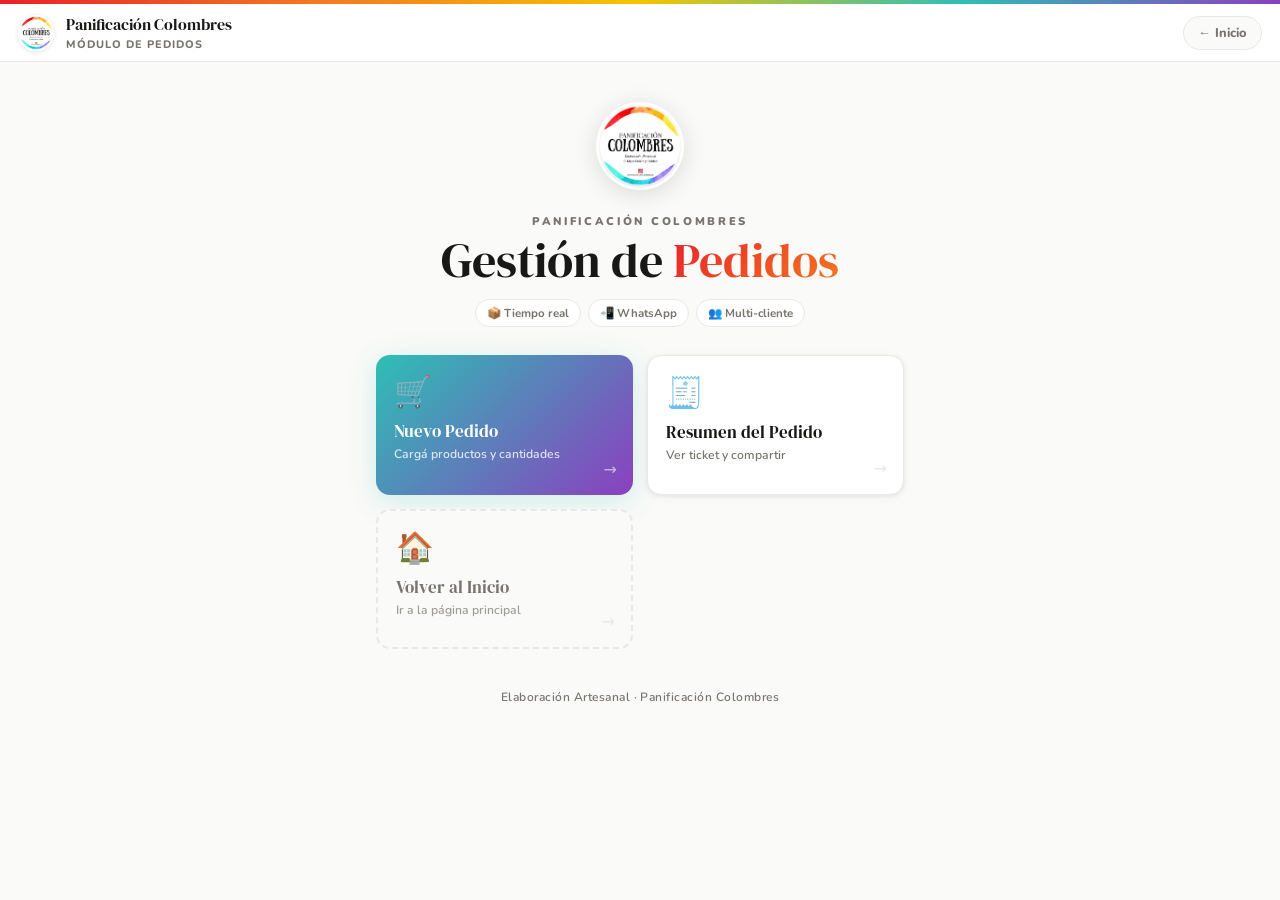
<file: index.html>
<!DOCTYPE html>
<html lang="es">
<head>
  <meta charset="UTF-8">
  <meta name="viewport" content="width=device-width, initial-scale=1.0, viewport-fit=cover">
  <meta name="theme-color" content="#E8212B">
  <title>Pedidos — Panificación Colombres</title>
  <style>
/* ════════════════════════════════════════════════════════════
   PANIFICACIÓN COLOMBRES — Sistema de Diseño Compartido
   Tipografía : DM Serif Display (headings) · Nunito (body)
   Paleta     : Rojo · Naranja · Amarillo · Turquesa · Violeta
   ════════════════════════════════════════════════════════════ */

@import url('https://fonts.googleapis.com/css2?family=DM+Serif+Display:ital@0;1&family=Nunito:wght@400;500;600;700;800;900&display=swap');

/* ── Custom Properties ───────────────────────────────────── */
:root {
  /* Paleta Colombres */
  --c-red:        #E8212B;
  --c-red-soft:   rgba(232, 33, 43, 0.10);
  --c-orange:     #F47920;
  --c-yellow:     #F5C400;
  --c-turquoise:  #2DBFB5;
  --c-violet:     #8B3FBF;

  /* Neutros */
  --c-white:      #ffffff;
  --c-bg:         #fafaf8;
  --c-surface:    #ffffff;
  --c-border:     #e8e8e6;
  --c-text:       #181816;
  --c-muted:      #78756e;

  /* Gradientes */
  --g-warm:    linear-gradient(135deg, #E8212B 0%, #F47920 100%);
  --g-cool:    linear-gradient(135deg, #2DBFB5 0%, #8B3FBF 100%);
  --g-sun:     linear-gradient(135deg, #F47920 0%, #F5C400 100%);
  --g-rainbow: linear-gradient(90deg, #E8212B, #F47920, #F5C400, #2DBFB5, #8B3FBF);

  /* Forma */
  --radius:    14px;
  --radius-sm: 8px;
  --radius-xs: 5px;

  /* Sombra */
  --shadow-sm: 0 1px 4px rgba(0,0,0,0.06), 0 2px 10px rgba(0,0,0,0.05);
  --shadow-md: 0 4px 16px rgba(0,0,0,0.08), 0 1px 4px rgba(0,0,0,0.05);
  --shadow-lg: 0 8px 40px rgba(0,0,0,0.12);

  /* Compatibilidad con variables legadas usadas en config */
  --color-primary:    var(--c-red);
  --color-surface:    var(--c-surface);
  --color-bg:         var(--c-bg);
  --color-text-muted: var(--c-muted);
  --radius:           14px;
}

/* ── Reset ───────────────────────────────────────────────── */
*, *::before, *::after {
  box-sizing: border-box;
  margin: 0;
  padding: 0;
}

html {
  -webkit-text-size-adjust: 100%;
  scroll-behavior: smooth;
}

body {
  font-family: 'Nunito', system-ui, sans-serif;
  background: var(--c-bg);
  color: var(--c-text);
  min-height: 100vh;
  -webkit-font-smoothing: antialiased;
  -moz-osx-font-smoothing: grayscale;
}

/* ── Rainbow stripe ──────────────────────────────────────── */
.c-stripe {
  height: 4px;
  background: var(--g-rainbow);
  flex-shrink: 0;
}

/* ── Header ──────────────────────────────────────────────── */
.c-header {
  position: sticky;
  top: 0;
  z-index: 200;
  display: flex;
  align-items: center;
  gap: 12px;
  padding: 0 18px;
  min-height: 58px;
  background: rgba(255, 255, 255, 0.94);
  backdrop-filter: blur(14px);
  -webkit-backdrop-filter: blur(14px);
  border-bottom: 1px solid var(--c-border);
}

.c-header__logo {
  width: 36px;
  height: 36px;
  border-radius: 50%;
  object-fit: cover;
  flex-shrink: 0;
  box-shadow: 0 1px 5px rgba(0,0,0,0.12);
}

.c-header__info {
  flex: 1;
  min-width: 0;
}

.c-header__title {
  font-family: 'DM Serif Display', Georgia, serif;
  font-size: 0.97rem;
  font-weight: 400;
  color: var(--c-text);
  line-height: 1.2;
  white-space: nowrap;
  overflow: hidden;
  text-overflow: ellipsis;
}

.c-header__sub {
  font-size: 0.68rem;
  font-weight: 800;
  letter-spacing: 0.09em;
  text-transform: uppercase;
  color: var(--c-muted);
  display: block;
  margin-top: 1px;
}

.c-header__back {
  display: inline-flex;
  align-items: center;
  gap: 5px;
  padding: 7px 14px;
  background: var(--c-bg);
  border: 1.5px solid var(--c-border);
  border-radius: 50px;
  font-family: 'Nunito', sans-serif;
  font-size: 0.8rem;
  font-weight: 800;
  color: var(--c-muted);
  text-decoration: none;
  white-space: nowrap;
  transition: background 0.18s, border-color 0.18s, color 0.18s;
}

.c-header__back:hover {
  background: var(--c-red-soft);
  border-color: var(--c-red);
  color: var(--c-red);
}

/* ── Page layout ─────────────────────────────────────────── */
.c-main {
  max-width: 680px;
  margin: 0 auto;
  padding: 24px 16px 96px;
}

.c-page-title {
  font-family: 'DM Serif Display', Georgia, serif;
  font-size: clamp(1.7rem, 5vw, 2.4rem);
  font-weight: 400;
  color: var(--c-text);
  line-height: 1.1;
  margin-bottom: 4px;
}

.c-page-sub {
  font-size: 0.88rem;
  font-weight: 500;
  color: var(--c-muted);
  margin-bottom: 24px;
}

/* ── Card ────────────────────────────────────────────────── */
.c-card {
  background: var(--c-surface);
  border: 1.5px solid var(--c-border);
  border-radius: var(--radius);
  padding: 20px;
  box-shadow: var(--shadow-sm);
  margin-bottom: 16px;
}

.c-card--flush {
  padding: 0;
  overflow: hidden;
}

.c-section-label {
  display: flex;
  align-items: center;
  gap: 8px;
  font-size: 0.7rem;
  font-weight: 900;
  letter-spacing: 0.10em;
  text-transform: uppercase;
  color: var(--c-muted);
  margin-bottom: 14px;
}

.c-section-label::before {
  content: '';
  display: block;
  width: 12px;
  height: 3px;
  border-radius: 2px;
  background: var(--g-warm);
  flex-shrink: 0;
}

/* ── Buttons ─────────────────────────────────────────────── */
.c-btn {
  display: inline-flex;
  align-items: center;
  justify-content: center;
  gap: 7px;
  padding: 11px 22px;
  min-height: 44px;
  border: none;
  border-radius: 50px;
  font-family: 'Nunito', sans-serif;
  font-size: 0.88rem;
  font-weight: 800;
  letter-spacing: 0.01em;
  text-decoration: none;
  cursor: pointer;
  transition: transform 0.18s ease, box-shadow 0.18s ease, opacity 0.15s;
  -webkit-tap-highlight-color: transparent;
  touch-action: manipulation;
  user-select: none;
}

.c-btn:hover  { transform: translateY(-2px); }
.c-btn:active { transform: translateY(0) scale(0.98); }

.c-btn:disabled,
.c-btn[disabled] {
  background: #e0ddd9 !important;
  color: #b0aca5 !important;
  box-shadow: none !important;
  cursor: not-allowed;
  transform: none !important;
  pointer-events: none;
}

.c-btn--primary {
  background: var(--g-warm);
  color: #fff;
  box-shadow: 0 4px 18px rgba(232,33,43,0.28);
}
.c-btn--primary:hover { box-shadow: 0 8px 28px rgba(232,33,43,0.38); }

.c-btn--cool {
  background: var(--g-cool);
  color: #fff;
  box-shadow: 0 4px 18px rgba(45,191,181,0.28);
}

.c-btn--whatsapp {
  background: #25D366;
  color: #fff;
  box-shadow: 0 4px 18px rgba(37,211,102,0.30);
}
.c-btn--whatsapp:hover { box-shadow: 0 8px 28px rgba(37,211,102,0.40); }

.c-btn--outline {
  background: transparent;
  color: var(--c-red);
  border: 2px solid var(--c-red);
}
.c-btn--outline:hover { background: var(--c-red-soft); }

.c-btn--ghost {
  background: var(--c-bg);
  color: var(--c-muted);
  border: 1.5px solid var(--c-border);
}
.c-btn--ghost:hover { border-color: var(--c-muted); color: var(--c-text); }

.c-btn--sm {
  padding: 7px 14px;
  min-height: 34px;
  font-size: 0.8rem;
}

/* ── Form elements ───────────────────────────────────────── */
.c-label {
  display: block;
  font-size: 0.72rem;
  font-weight: 900;
  letter-spacing: 0.08em;
  text-transform: uppercase;
  color: var(--c-muted);
  margin-bottom: 6px;
}

.c-input {
  width: 100%;
  padding: 10px 14px;
  border: 1.5px solid var(--c-border);
  border-radius: var(--radius-sm);
  font-family: 'Nunito', sans-serif;
  font-size: 0.93rem;
  font-weight: 500;
  background: var(--c-surface);
  color: var(--c-text);
  transition: border-color 0.18s, box-shadow 0.18s;
  -webkit-appearance: none;
}

.c-input:focus {
  outline: none;
  border-color: var(--c-turquoise);
  box-shadow: 0 0 0 3px rgba(45,191,181,0.14);
}

.c-input::placeholder { color: #c0bdb8; }

.c-select {
  width: 100%;
  padding: 10px 36px 10px 14px;
  border: 1.5px solid var(--c-border);
  border-radius: var(--radius-sm);
  font-family: 'Nunito', sans-serif;
  font-size: 0.93rem;
  font-weight: 500;
  background: var(--c-surface);
  color: var(--c-text);
  cursor: pointer;
  transition: border-color 0.18s, box-shadow 0.18s;
  -webkit-appearance: none;
  background-image: url("data:image/svg+xml,%3Csvg xmlns='http://www.w3.org/2000/svg' width='16' height='16' viewBox='0 0 24 24' fill='none' stroke='%2378756e' stroke-width='2.5' stroke-linecap='round' stroke-linejoin='round'%3E%3Cpolyline points='6 9 12 15 18 9'%3E%3C/polyline%3E%3C/svg%3E");
  background-repeat: no-repeat;
  background-position: right 12px center;
}

.c-select:focus {
  outline: none;
  border-color: var(--c-turquoise);
  box-shadow: 0 0 0 3px rgba(45,191,181,0.14);
}

/* ── Quantity stepper ────────────────────────────────────── */
.c-qty {
  display: inline-flex;
  align-items: center;
  border: 1.5px solid var(--c-border);
  border-radius: var(--radius-sm);
  overflow: hidden;
  background: var(--c-surface);
}

.c-qty__btn {
  width: 34px;
  height: 34px;
  border: none;
  background: var(--c-bg);
  color: var(--c-red);
  font-size: 1.15rem;
  font-weight: 900;
  cursor: pointer;
  display: flex;
  align-items: center;
  justify-content: center;
  transition: background 0.14s;
  -webkit-tap-highlight-color: transparent;
  touch-action: manipulation;
  user-select: none;
  flex-shrink: 0;
}

.c-qty__btn:hover:not(:disabled) { background: var(--c-red-soft); }

.c-qty__btn:disabled {
  opacity: 0.38;
  cursor: not-allowed;
  color: var(--c-muted);
}

.c-qty__val {
  width: 42px;
  text-align: center;
  border: none;
  border-left: 1.5px solid var(--c-border);
  border-right: 1.5px solid var(--c-border);
  font-family: 'Nunito', sans-serif;
  font-size: 0.9rem;
  font-weight: 700;
  background: var(--c-surface);
  color: var(--c-text);
  padding: 5px 2px;
  -moz-appearance: textfield;
}

.c-qty__val::-webkit-outer-spin-button,
.c-qty__val::-webkit-inner-spin-button { -webkit-appearance: none; }
.c-qty__val:focus { outline: none; }

/* ── Table ───────────────────────────────────────────────── */
.c-table {
  width: 100%;
  border-collapse: collapse;
  font-size: 0.86rem;
}

.c-table th {
  padding: 9px 13px;
  text-align: left;
  font-size: 0.68rem;
  font-weight: 900;
  letter-spacing: 0.08em;
  text-transform: uppercase;
  color: var(--c-muted);
  border-bottom: 1.5px solid var(--c-border);
  white-space: nowrap;
}

.c-table th.r, .c-table td.r { text-align: right; }
.c-table th.c, .c-table td.c { text-align: center; }

.c-table td {
  padding: 9px 13px;
  border-bottom: 1px solid rgba(0,0,0,0.04);
  vertical-align: middle;
}

.c-table tr:last-child td { border-bottom: none; }

.c-table--total td {
  border-top: 2px solid var(--c-border) !important;
  border-bottom: none !important;
  padding-top: 13px;
  font-weight: 800;
  font-size: 0.93rem;
}

/* ── Badge ───────────────────────────────────────────────── */
.c-badge {
  display: inline-flex;
  align-items: center;
  gap: 4px;
  padding: 3px 9px;
  border-radius: 50px;
  font-size: 0.72rem;
  font-weight: 800;
  letter-spacing: 0.04em;
}

.c-badge--warm   { background: rgba(232,33,43,0.10);  color: var(--c-red); }
.c-badge--cool   { background: rgba(45,191,181,0.12); color: #1a9990; }
.c-badge--yellow { background: rgba(245,196,0,0.15);  color: #8a6b00; }

/* ── Inline message ──────────────────────────────────────── */
.c-msg {
  font-size: 0.85rem;
  font-weight: 700;
  padding: 10px 14px;
  border-radius: var(--radius-sm);
}

.c-msg--ok  { background: rgba(37,160,80,0.10); color: #1a7a3c; }
.c-msg--err { background: rgba(232,33,43,0.10); color: var(--c-red); }
.c-msg--info { background: rgba(45,191,181,0.10); color: #1a9990; }

/* ── Empty state ─────────────────────────────────────────── */
.c-empty {
  text-align: center;
  padding: 36px 20px;
}

.c-empty__icon { font-size: 2.2rem; opacity: 0.45; margin-bottom: 10px; }

.c-empty__text {
  font-size: 0.9rem;
  font-weight: 600;
  color: var(--c-muted);
}

/* ── Divider ─────────────────────────────────────────────── */
.c-hr {
  border: none;
  border-top: 1px solid var(--c-border);
  margin: 14px 0;
}

.c-hr--dashed { border-top-style: dashed; }

/* ── Flex utilities ──────────────────────────────────────── */
.u-row    { display: flex; flex-wrap: wrap; align-items: center; gap: 10px; }
.u-col    { display: flex; flex-direction: column; gap: 6px; }
.u-between { justify-content: space-between; }
.u-end    { justify-content: flex-end; }

/* ── Animations ──────────────────────────────────────────── */
@keyframes fadeUp {
  from { opacity: 0; transform: translateY(16px); }
  to   { opacity: 1; transform: translateY(0); }
}

.a-in   { animation: fadeUp 0.4s ease both; }
.a-in-1 { animation-delay: 0.05s; }
.a-in-2 { animation-delay: 0.10s; }
.a-in-3 { animation-delay: 0.15s; }
.a-in-4 { animation-delay: 0.20s; }
.a-in-5 { animation-delay: 0.25s; }

/* ── Responsive ──────────────────────────────────────────── */
@media (max-width: 480px) {
  .c-main   { padding: 18px 13px 88px; }
  .c-header { padding: 0 13px; }
  .c-card   { padding: 16px; }
}


/* ── Hub hero ─────────────────────────────────── */
.hub-hero {
  text-align: center;
  padding: 40px 20px 28px;
}
.hub-logo {
  width: 88px;
  height: 88px;
  border-radius: 50%;
  object-fit: cover;
  box-shadow: 0 4px 24px rgba(0,0,0,0.13);
  margin-bottom: 18px;
}
.hub-brand {
  font-size: 0.7rem;
  font-weight: 900;
  letter-spacing: 0.24em;
  text-transform: uppercase;
  color: var(--c-muted);
  margin-bottom: 6px;
}
.hub-title {
  font-family: 'DM Serif Display', Georgia, serif;
  font-size: clamp(2rem, 6vw, 3rem);
  font-weight: 400;
  color: var(--c-text);
  line-height: 1.05;
  margin-bottom: 14px;
}
.hub-title em {
  font-style: normal;
  background: var(--g-warm);
  -webkit-background-clip: text;
  background-clip: text;
  color: transparent;
}
.hub-chips {
  display: flex;
  flex-wrap: wrap;
  gap: 7px;
  justify-content: center;
}
.hub-chip {
  display: inline-flex;
  align-items: center;
  gap: 5px;
  padding: 5px 11px;
  background: var(--c-surface);
  border: 1.5px solid var(--c-border);
  border-radius: 50px;
  font-size: 0.72rem;
  font-weight: 700;
  color: var(--c-muted);
}
/* ── Action grid ── */
.hub-grid {
  display: grid;
  grid-template-columns: 1fr 1fr;
  gap: 14px;
  padding: 0 16px 40px;
  max-width: 560px;
  margin: 0 auto;
}
@media (max-width: 380px) { .hub-grid { grid-template-columns: 1fr; } }
.hub-card {
  display: flex;
  flex-direction: column;
  padding: 22px 18px;
  border-radius: var(--radius);
  text-decoration: none;
  color: inherit;
  min-height: 140px;
  position: relative;
  overflow: hidden;
  transition: transform 0.22s ease, box-shadow 0.22s ease;
}
.hub-card:hover  { transform: translateY(-4px); }
.hub-card:active { transform: translateY(0) scale(0.98); }
.hub-card--warm    { background: var(--g-warm); box-shadow: 0 6px 28px rgba(232,33,43,0.24); }
.hub-card--cool    { background: var(--g-cool); box-shadow: 0 6px 28px rgba(45,191,181,0.22); }
.hub-card--surface { background: var(--c-surface); border: 1.5px solid var(--c-border); box-shadow: var(--shadow-sm); }
.hub-card--ghost   { background: var(--c-bg); border: 2px dashed var(--c-border); }
.hub-card__icon { font-size: 1.9rem; line-height: 1; margin-bottom: 14px; }
.hub-card__name {
  font-family: 'DM Serif Display', Georgia, serif;
  font-size: 1.05rem; font-weight: 400; margin-bottom: 4px; line-height: 1.2;
}
.hub-card__desc { font-size: 0.76rem; font-weight: 600; line-height: 1.45; flex: 1; }
.hub-card--warm .hub-card__name,
.hub-card--cool .hub-card__name   { color: #fff; }
.hub-card--warm .hub-card__desc,
.hub-card--cool .hub-card__desc   { color: rgba(255,255,255,0.80); }
.hub-card--surface .hub-card__name { color: var(--c-text); }
.hub-card--surface .hub-card__desc { color: var(--c-muted); }
.hub-card--ghost .hub-card__name  { color: var(--c-muted); }
.hub-card--ghost .hub-card__desc  { color: var(--c-muted); opacity: 0.7; }
.hub-card__arrow {
  position: absolute; bottom: 14px; right: 16px; font-size: 1rem;
}
.hub-card--warm .hub-card__arrow,
.hub-card--cool .hub-card__arrow   { color: rgba(255,255,255,0.60); }
.hub-card--surface .hub-card__arrow,
.hub-card--ghost .hub-card__arrow  { color: var(--c-border); }
.hub-grid .hub-card:nth-child(1) { animation: fadeUp 0.4s 0.05s ease both; }
.hub-grid .hub-card:nth-child(2) { animation: fadeUp 0.4s 0.10s ease both; }
.hub-grid .hub-card:nth-child(3) { animation: fadeUp 0.4s 0.15s ease both; }
.hub-grid .hub-card:nth-child(4) { animation: fadeUp 0.4s 0.20s ease both; }
.hub-footer {
  text-align: center; font-size: 0.75rem; font-weight: 600;
  color: var(--c-muted); padding: 0 20px 40px; letter-spacing: 0.04em;
}
  </style>
</head>
<body>

<div class="c-stripe"></div>

<header class="c-header">
  <img class="c-header__logo" src="src/img/Logo.jpg" alt="Logo Colombres">
  <div class="c-header__info">
    <span class="c-header__title">Panificación Colombres</span>
    <span class="c-header__sub">Módulo de Pedidos</span>
  </div>
  <a href="index.html" class="c-header__back">← Inicio</a>
</header>

<div class="hub-hero a-in">
  <img class="hub-logo" src="src/img/Logo.jpg" alt="Colombres">
  <p class="hub-brand">Panificación Colombres</p>
  <h1 class="hub-title">Gestión de <em>Pedidos</em></h1>
  <div class="hub-chips">
    <span class="hub-chip">📦 Tiempo real</span>
    <span class="hub-chip">📲 WhatsApp</span>
    <span class="hub-chip">👥 Multi-cliente</span>
  </div>
</div>

<div class="hub-grid">
  <a href="src/Pedidos/Seleccionar-cliente/Seleccionar-cliente.html" class="hub-card hub-card--cool">
    <span class="hub-card__icon">🛒</span>
    <div class="hub-card__name">Nuevo Pedido</div>
    <div class="hub-card__desc">Cargá productos y cantidades</div>
    <span class="hub-card__arrow">→</span>
  </a>
  <a href="src/Pedidos/Resumen-pedido/Resumen-pedido.html" class="hub-card hub-card--surface">
    <span class="hub-card__icon">🧾</span>
    <div class="hub-card__name">Resumen del Pedido</div>
    <div class="hub-card__desc">Ver ticket y compartir</div>
    <span class="hub-card__arrow">→</span>
  </a>
  <a href="index.html" class="hub-card hub-card--ghost">
    <span class="hub-card__icon">🏠</span>
    <div class="hub-card__name">Volver al Inicio</div>
    <div class="hub-card__desc">Ir a la página principal</div>
    <span class="hub-card__arrow">→</span>
  </a>
</div>

<p class="hub-footer">Elaboración Artesanal · Panificación Colombres</p>

</body>
</html>
</file>
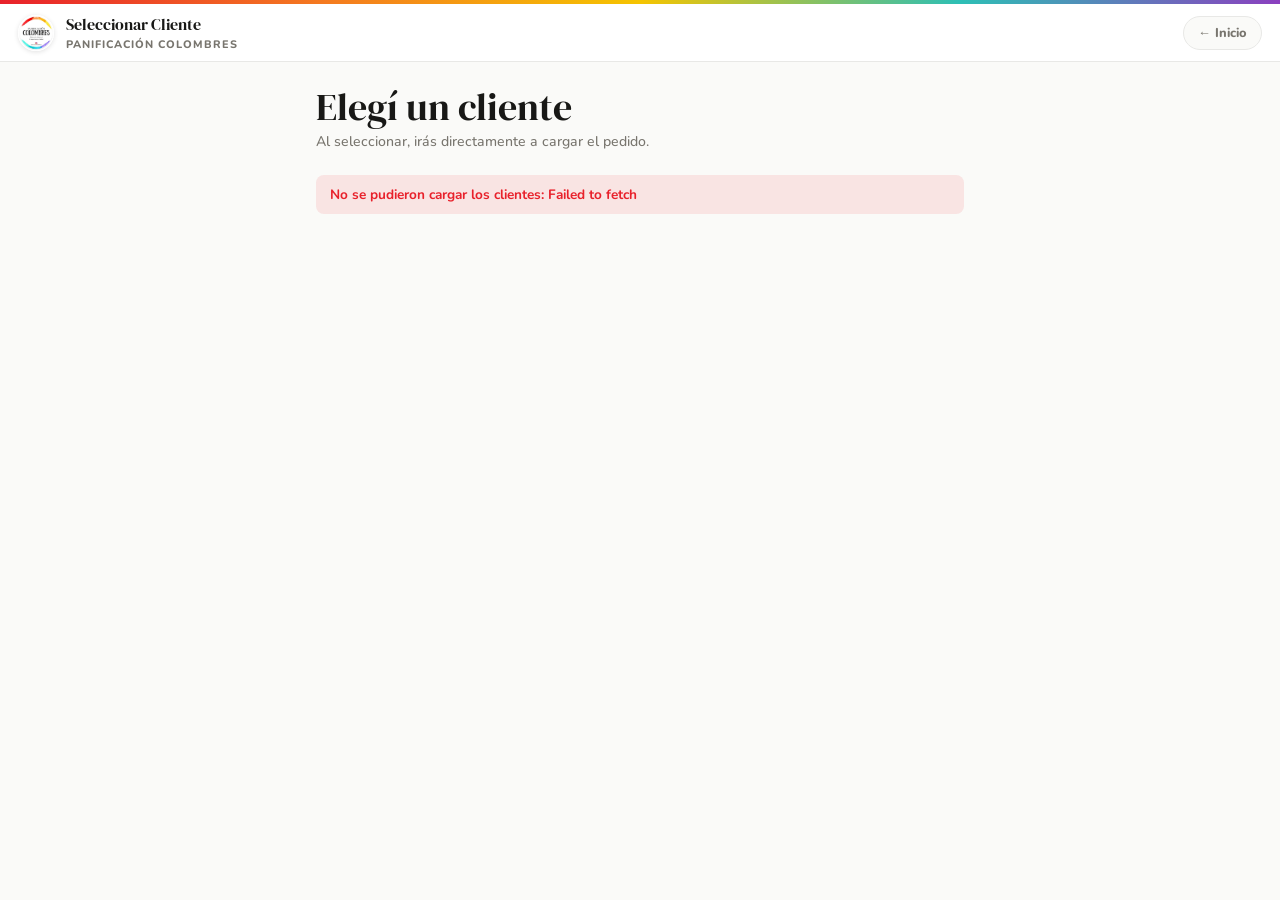
<file: src/Pedidos/Seleccionar-cliente/Seleccionar-cliente.html>
<!DOCTYPE html>
<html lang="es">
<head>
  <meta charset="UTF-8">
  <meta name="viewport" content="width=device-width, initial-scale=1.0, viewport-fit=cover">
  <meta name="theme-color" content="#E8212B">
  <title>Seleccionar Cliente — Colombres</title>
  <style>
/* ════════════════════════════════════════════════════════════
   PANIFICACIÓN COLOMBRES — Sistema de Diseño Compartido
   Tipografía : DM Serif Display (headings) · Nunito (body)
   Paleta     : Rojo · Naranja · Amarillo · Turquesa · Violeta
   ════════════════════════════════════════════════════════════ */

@import url('https://fonts.googleapis.com/css2?family=DM+Serif+Display:ital@0;1&family=Nunito:wght@400;500;600;700;800;900&display=swap');

/* ── Custom Properties ───────────────────────────────────── */
:root {
  /* Paleta Colombres */
  --c-red:        #E8212B;
  --c-red-soft:   rgba(232, 33, 43, 0.10);
  --c-orange:     #F47920;
  --c-yellow:     #F5C400;
  --c-turquoise:  #2DBFB5;
  --c-violet:     #8B3FBF;

  /* Neutros */
  --c-white:      #ffffff;
  --c-bg:         #fafaf8;
  --c-surface:    #ffffff;
  --c-border:     #e8e8e6;
  --c-text:       #181816;
  --c-muted:      #78756e;

  /* Gradientes */
  --g-warm:    linear-gradient(135deg, #E8212B 0%, #F47920 100%);
  --g-cool:    linear-gradient(135deg, #2DBFB5 0%, #8B3FBF 100%);
  --g-sun:     linear-gradient(135deg, #F47920 0%, #F5C400 100%);
  --g-rainbow: linear-gradient(90deg, #E8212B, #F47920, #F5C400, #2DBFB5, #8B3FBF);

  /* Forma */
  --radius:    14px;
  --radius-sm: 8px;
  --radius-xs: 5px;

  /* Sombra */
  --shadow-sm: 0 1px 4px rgba(0,0,0,0.06), 0 2px 10px rgba(0,0,0,0.05);
  --shadow-md: 0 4px 16px rgba(0,0,0,0.08), 0 1px 4px rgba(0,0,0,0.05);
  --shadow-lg: 0 8px 40px rgba(0,0,0,0.12);

  /* Compatibilidad con variables legadas usadas en config */
  --color-primary:    var(--c-red);
  --color-surface:    var(--c-surface);
  --color-bg:         var(--c-bg);
  --color-text-muted: var(--c-muted);
  --radius:           14px;
}

/* ── Reset ───────────────────────────────────────────────── */
*, *::before, *::after {
  box-sizing: border-box;
  margin: 0;
  padding: 0;
}

html {
  -webkit-text-size-adjust: 100%;
  scroll-behavior: smooth;
}

body {
  font-family: 'Nunito', system-ui, sans-serif;
  background: var(--c-bg);
  color: var(--c-text);
  min-height: 100vh;
  -webkit-font-smoothing: antialiased;
  -moz-osx-font-smoothing: grayscale;
}

/* ── Rainbow stripe ──────────────────────────────────────── */
.c-stripe {
  height: 4px;
  background: var(--g-rainbow);
  flex-shrink: 0;
}

/* ── Header ──────────────────────────────────────────────── */
.c-header {
  position: sticky;
  top: 0;
  z-index: 200;
  display: flex;
  align-items: center;
  gap: 12px;
  padding: 0 18px;
  min-height: 58px;
  background: rgba(255, 255, 255, 0.94);
  backdrop-filter: blur(14px);
  -webkit-backdrop-filter: blur(14px);
  border-bottom: 1px solid var(--c-border);
}

.c-header__logo {
  width: 36px;
  height: 36px;
  border-radius: 50%;
  object-fit: cover;
  flex-shrink: 0;
  box-shadow: 0 1px 5px rgba(0,0,0,0.12);
}

.c-header__info {
  flex: 1;
  min-width: 0;
}

.c-header__title {
  font-family: 'DM Serif Display', Georgia, serif;
  font-size: 0.97rem;
  font-weight: 400;
  color: var(--c-text);
  line-height: 1.2;
  white-space: nowrap;
  overflow: hidden;
  text-overflow: ellipsis;
}

.c-header__sub {
  font-size: 0.68rem;
  font-weight: 800;
  letter-spacing: 0.09em;
  text-transform: uppercase;
  color: var(--c-muted);
  display: block;
  margin-top: 1px;
}

.c-header__back {
  display: inline-flex;
  align-items: center;
  gap: 5px;
  padding: 7px 14px;
  background: var(--c-bg);
  border: 1.5px solid var(--c-border);
  border-radius: 50px;
  font-family: 'Nunito', sans-serif;
  font-size: 0.8rem;
  font-weight: 800;
  color: var(--c-muted);
  text-decoration: none;
  white-space: nowrap;
  transition: background 0.18s, border-color 0.18s, color 0.18s;
}

.c-header__back:hover {
  background: var(--c-red-soft);
  border-color: var(--c-red);
  color: var(--c-red);
}

/* ── Page layout ─────────────────────────────────────────── */
.c-main {
  max-width: 680px;
  margin: 0 auto;
  padding: 24px 16px 96px;
}

.c-page-title {
  font-family: 'DM Serif Display', Georgia, serif;
  font-size: clamp(1.7rem, 5vw, 2.4rem);
  font-weight: 400;
  color: var(--c-text);
  line-height: 1.1;
  margin-bottom: 4px;
}

.c-page-sub {
  font-size: 0.88rem;
  font-weight: 500;
  color: var(--c-muted);
  margin-bottom: 24px;
}

/* ── Card ────────────────────────────────────────────────── */
.c-card {
  background: var(--c-surface);
  border: 1.5px solid var(--c-border);
  border-radius: var(--radius);
  padding: 20px;
  box-shadow: var(--shadow-sm);
  margin-bottom: 16px;
}

.c-card--flush {
  padding: 0;
  overflow: hidden;
}

.c-section-label {
  display: flex;
  align-items: center;
  gap: 8px;
  font-size: 0.7rem;
  font-weight: 900;
  letter-spacing: 0.10em;
  text-transform: uppercase;
  color: var(--c-muted);
  margin-bottom: 14px;
}

.c-section-label::before {
  content: '';
  display: block;
  width: 12px;
  height: 3px;
  border-radius: 2px;
  background: var(--g-warm);
  flex-shrink: 0;
}

/* ── Buttons ─────────────────────────────────────────────── */
.c-btn {
  display: inline-flex;
  align-items: center;
  justify-content: center;
  gap: 7px;
  padding: 11px 22px;
  min-height: 44px;
  border: none;
  border-radius: 50px;
  font-family: 'Nunito', sans-serif;
  font-size: 0.88rem;
  font-weight: 800;
  letter-spacing: 0.01em;
  text-decoration: none;
  cursor: pointer;
  transition: transform 0.18s ease, box-shadow 0.18s ease, opacity 0.15s;
  -webkit-tap-highlight-color: transparent;
  touch-action: manipulation;
  user-select: none;
}

.c-btn:hover  { transform: translateY(-2px); }
.c-btn:active { transform: translateY(0) scale(0.98); }

.c-btn:disabled,
.c-btn[disabled] {
  background: #e0ddd9 !important;
  color: #b0aca5 !important;
  box-shadow: none !important;
  cursor: not-allowed;
  transform: none !important;
  pointer-events: none;
}

.c-btn--primary {
  background: var(--g-warm);
  color: #fff;
  box-shadow: 0 4px 18px rgba(232,33,43,0.28);
}
.c-btn--primary:hover { box-shadow: 0 8px 28px rgba(232,33,43,0.38); }

.c-btn--cool {
  background: var(--g-cool);
  color: #fff;
  box-shadow: 0 4px 18px rgba(45,191,181,0.28);
}

.c-btn--whatsapp {
  background: #25D366;
  color: #fff;
  box-shadow: 0 4px 18px rgba(37,211,102,0.30);
}
.c-btn--whatsapp:hover { box-shadow: 0 8px 28px rgba(37,211,102,0.40); }

.c-btn--outline {
  background: transparent;
  color: var(--c-red);
  border: 2px solid var(--c-red);
}
.c-btn--outline:hover { background: var(--c-red-soft); }

.c-btn--ghost {
  background: var(--c-bg);
  color: var(--c-muted);
  border: 1.5px solid var(--c-border);
}
.c-btn--ghost:hover { border-color: var(--c-muted); color: var(--c-text); }

.c-btn--sm {
  padding: 7px 14px;
  min-height: 34px;
  font-size: 0.8rem;
}

/* ── Form elements ───────────────────────────────────────── */
.c-label {
  display: block;
  font-size: 0.72rem;
  font-weight: 900;
  letter-spacing: 0.08em;
  text-transform: uppercase;
  color: var(--c-muted);
  margin-bottom: 6px;
}

.c-input {
  width: 100%;
  padding: 10px 14px;
  border: 1.5px solid var(--c-border);
  border-radius: var(--radius-sm);
  font-family: 'Nunito', sans-serif;
  font-size: 0.93rem;
  font-weight: 500;
  background: var(--c-surface);
  color: var(--c-text);
  transition: border-color 0.18s, box-shadow 0.18s;
  -webkit-appearance: none;
}

.c-input:focus {
  outline: none;
  border-color: var(--c-turquoise);
  box-shadow: 0 0 0 3px rgba(45,191,181,0.14);
}

.c-input::placeholder { color: #c0bdb8; }

.c-select {
  width: 100%;
  padding: 10px 36px 10px 14px;
  border: 1.5px solid var(--c-border);
  border-radius: var(--radius-sm);
  font-family: 'Nunito', sans-serif;
  font-size: 0.93rem;
  font-weight: 500;
  background: var(--c-surface);
  color: var(--c-text);
  cursor: pointer;
  transition: border-color 0.18s, box-shadow 0.18s;
  -webkit-appearance: none;
  background-image: url("data:image/svg+xml,%3Csvg xmlns='http://www.w3.org/2000/svg' width='16' height='16' viewBox='0 0 24 24' fill='none' stroke='%2378756e' stroke-width='2.5' stroke-linecap='round' stroke-linejoin='round'%3E%3Cpolyline points='6 9 12 15 18 9'%3E%3C/polyline%3E%3C/svg%3E");
  background-repeat: no-repeat;
  background-position: right 12px center;
}

.c-select:focus {
  outline: none;
  border-color: var(--c-turquoise);
  box-shadow: 0 0 0 3px rgba(45,191,181,0.14);
}

/* ── Quantity stepper ────────────────────────────────────── */
.c-qty {
  display: inline-flex;
  align-items: center;
  border: 1.5px solid var(--c-border);
  border-radius: var(--radius-sm);
  overflow: hidden;
  background: var(--c-surface);
}

.c-qty__btn {
  width: 34px;
  height: 34px;
  border: none;
  background: var(--c-bg);
  color: var(--c-red);
  font-size: 1.15rem;
  font-weight: 900;
  cursor: pointer;
  display: flex;
  align-items: center;
  justify-content: center;
  transition: background 0.14s;
  -webkit-tap-highlight-color: transparent;
  touch-action: manipulation;
  user-select: none;
  flex-shrink: 0;
}

.c-qty__btn:hover:not(:disabled) { background: var(--c-red-soft); }

.c-qty__btn:disabled {
  opacity: 0.38;
  cursor: not-allowed;
  color: var(--c-muted);
}

.c-qty__val {
  width: 42px;
  text-align: center;
  border: none;
  border-left: 1.5px solid var(--c-border);
  border-right: 1.5px solid var(--c-border);
  font-family: 'Nunito', sans-serif;
  font-size: 0.9rem;
  font-weight: 700;
  background: var(--c-surface);
  color: var(--c-text);
  padding: 5px 2px;
  -moz-appearance: textfield;
}

.c-qty__val::-webkit-outer-spin-button,
.c-qty__val::-webkit-inner-spin-button { -webkit-appearance: none; }
.c-qty__val:focus { outline: none; }

/* ── Table ───────────────────────────────────────────────── */
.c-table {
  width: 100%;
  border-collapse: collapse;
  font-size: 0.86rem;
}

.c-table th {
  padding: 9px 13px;
  text-align: left;
  font-size: 0.68rem;
  font-weight: 900;
  letter-spacing: 0.08em;
  text-transform: uppercase;
  color: var(--c-muted);
  border-bottom: 1.5px solid var(--c-border);
  white-space: nowrap;
}

.c-table th.r, .c-table td.r { text-align: right; }
.c-table th.c, .c-table td.c { text-align: center; }

.c-table td {
  padding: 9px 13px;
  border-bottom: 1px solid rgba(0,0,0,0.04);
  vertical-align: middle;
}

.c-table tr:last-child td { border-bottom: none; }

.c-table--total td {
  border-top: 2px solid var(--c-border) !important;
  border-bottom: none !important;
  padding-top: 13px;
  font-weight: 800;
  font-size: 0.93rem;
}

/* ── Badge ───────────────────────────────────────────────── */
.c-badge {
  display: inline-flex;
  align-items: center;
  gap: 4px;
  padding: 3px 9px;
  border-radius: 50px;
  font-size: 0.72rem;
  font-weight: 800;
  letter-spacing: 0.04em;
}

.c-badge--warm   { background: rgba(232,33,43,0.10);  color: var(--c-red); }
.c-badge--cool   { background: rgba(45,191,181,0.12); color: #1a9990; }
.c-badge--yellow { background: rgba(245,196,0,0.15);  color: #8a6b00; }

/* ── Inline message ──────────────────────────────────────── */
.c-msg {
  font-size: 0.85rem;
  font-weight: 700;
  padding: 10px 14px;
  border-radius: var(--radius-sm);
}

.c-msg--ok  { background: rgba(37,160,80,0.10); color: #1a7a3c; }
.c-msg--err { background: rgba(232,33,43,0.10); color: var(--c-red); }
.c-msg--info { background: rgba(45,191,181,0.10); color: #1a9990; }

/* ── Empty state ─────────────────────────────────────────── */
.c-empty {
  text-align: center;
  padding: 36px 20px;
}

.c-empty__icon { font-size: 2.2rem; opacity: 0.45; margin-bottom: 10px; }

.c-empty__text {
  font-size: 0.9rem;
  font-weight: 600;
  color: var(--c-muted);
}

/* ── Divider ─────────────────────────────────────────────── */
.c-hr {
  border: none;
  border-top: 1px solid var(--c-border);
  margin: 14px 0;
}

.c-hr--dashed { border-top-style: dashed; }

/* ── Flex utilities ──────────────────────────────────────── */
.u-row    { display: flex; flex-wrap: wrap; align-items: center; gap: 10px; }
.u-col    { display: flex; flex-direction: column; gap: 6px; }
.u-between { justify-content: space-between; }
.u-end    { justify-content: flex-end; }

/* ── Animations ──────────────────────────────────────────── */
@keyframes fadeUp {
  from { opacity: 0; transform: translateY(16px); }
  to   { opacity: 1; transform: translateY(0); }
}

.a-in   { animation: fadeUp 0.4s ease both; }
.a-in-1 { animation-delay: 0.05s; }
.a-in-2 { animation-delay: 0.10s; }
.a-in-3 { animation-delay: 0.15s; }
.a-in-4 { animation-delay: 0.20s; }
.a-in-5 { animation-delay: 0.25s; }

/* ── Responsive ──────────────────────────────────────────── */
@media (max-width: 480px) {
  .c-main   { padding: 18px 13px 88px; }
  .c-header { padding: 0 13px; }
  .c-card   { padding: 16px; }
}


/* ── Search ── */
.sc-search-wrap { position: relative; margin-bottom: 18px; }
.sc-search-icon { position: absolute; left: 13px; top: 50%; transform: translateY(-50%); font-size: 0.95rem; pointer-events: none; opacity: 0.45; }
#seleccionar-cliente-buscar { padding-left: 38px !important; }

/* ── Grid ── */
#seleccionar-cliente-lista { list-style: none; display: grid; gap: 11px; grid-template-columns: repeat(auto-fill, minmax(260px, 1fr)); }

/* ── Client card ── */
.cl-card { display: block; padding: 16px 18px; background: var(--c-surface); border: 1.5px solid var(--c-border); border-radius: var(--radius); color: inherit; text-decoration: none; position: relative; overflow: hidden; transition: border-color 0.2s, box-shadow 0.2s, transform 0.2s; }
.cl-card::before { content: ''; position: absolute; left: 0; top: 0; bottom: 0; width: 4px; background: var(--g-warm); transform: scaleY(0); transform-origin: bottom; transition: transform 0.2s ease; border-radius: 0 2px 2px 0; }
.cl-card:hover { border-color: transparent; box-shadow: 0 5px 22px rgba(232,33,43,0.13); transform: translateY(-2px); }
.cl-card:hover::before { transform: scaleY(1); }
.cl-card__avatar { width: 38px; height: 38px; border-radius: 50%; background: var(--g-warm); color: #fff; font-family: 'DM Serif Display', serif; font-size: 0.95rem; display: flex; align-items: center; justify-content: center; margin-bottom: 12px; }
.cl-card__name { font-family: 'DM Serif Display', Georgia, serif; font-size: 1rem; font-weight: 400; color: var(--c-text); margin-bottom: 3px; line-height: 1.2; }
.cl-card__type { font-size: 0.72rem; font-weight: 800; letter-spacing: 0.06em; text-transform: uppercase; color: var(--c-turquoise); margin-bottom: 3px; }
.cl-card__wa { font-size: 0.78rem; color: var(--c-muted); font-weight: 500; }
.cl-card__arrow { position: absolute; right: 16px; top: 50%; transform: translateY(-50%); color: var(--c-border); font-size: 0.85rem; transition: color 0.2s, transform 0.2s; }
.cl-card:hover .cl-card__arrow { color: var(--c-red); transform: translateY(-50%) translateX(3px); }

#seleccionar-cliente-lista li { animation: fadeUp 0.38s ease both; }
#seleccionar-cliente-lista li:nth-child(1) { animation-delay:0.04s; }
#seleccionar-cliente-lista li:nth-child(2) { animation-delay:0.07s; }
#seleccionar-cliente-lista li:nth-child(3) { animation-delay:0.10s; }
#seleccionar-cliente-lista li:nth-child(4) { animation-delay:0.13s; }
#seleccionar-cliente-lista li:nth-child(5) { animation-delay:0.16s; }
#seleccionar-cliente-lista li:nth-child(6) { animation-delay:0.19s; }
#seleccionar-cliente-lista li:nth-child(n+7) { animation-delay:0.22s; }

.loading-text::after { content:''; animation: dots 1.2s infinite; }
@keyframes dots { 0%{content:''} 33%{content:'.'} 66%{content:'..'} 100%{content:'...'} }

  </style>
</head>
<body>

<div class="c-stripe"></div>

<header class="c-header">
  <img class="c-header__logo" src="../../img/Logo.jpg" alt="Logo Colombres">
  <div class="c-header__info">
    <span class="c-header__title">Seleccionar Cliente</span>
    <span class="c-header__sub">Panificación Colombres</span>
  </div>
  <a href="../../../index.html" class="c-header__back">← Inicio</a>
</header>

<main class="c-main">
  <h1 class="c-page-title a-in">Elegí un cliente</h1>
  <p class="c-page-sub a-in a-in-1">Al seleccionar, irás directamente a cargar el pedido.</p>

  <p id="seleccionar-cliente-msg" class="c-msg c-msg--info" style="display:none"></p>

  <div id="seleccionar-cliente-buscar-wrap" hidden style="margin-bottom:18px;">
    <div class="sc-search-wrap">
      <span class="sc-search-icon">🔍</span>
      <input type="text" id="seleccionar-cliente-buscar" class="c-input"
        placeholder="Buscar por nombre, lista o WhatsApp…" aria-label="Buscar cliente" autocomplete="off">
    </div>
  </div>

  <ul id="seleccionar-cliente-lista" aria-label="Lista de clientes"></ul>

  <div class="c-empty" id="seleccionar-cliente-vacio" hidden>
    <div class="c-empty__icon">👥</div>
    <p class="c-empty__text">No hay clientes habilitados.<br>Cargá clientes en el sistema.</p>
  </div>
</main>

<script src="../../Config/config.js"></script>
<script src="../../Config/tables.js"></script>
<script src="../../../main.js"></script>
<script>
(function () {
  'use strict';
  var TABLA_CLIENTES = window.APP_TABLES && window.APP_TABLES.CLIENTES;
  var APP_SCRIPT_URL = window.APP_CONFIG && window.APP_CONFIG.APP_SCRIPT_URL;
  var CORS_PROXY     = window.APP_CONFIG && window.APP_CONFIG.CORS_PROXY;
  var clientes = [], clientesFiltrados = [];

  function escapeHtml(s) {
    if (s == null) return '';
    var d = document.createElement('div'); d.textContent = s; return d.innerHTML;
  }
  function getInitials(name) {
    var p = (name||'').trim().split(/\s+/);
    return ((p[0]?p[0][0]:'')+(p[1]?p[1][0]:'')).toUpperCase()||'?';
  }
  function llamarAppScript(payload) {
    var body = 'data='+encodeURIComponent(JSON.stringify(payload));
    var url  = (CORS_PROXY&&CORS_PROXY.length)?CORS_PROXY+encodeURIComponent(APP_SCRIPT_URL):APP_SCRIPT_URL;
    return fetch(url,{method:'POST',mode:'cors',headers:{'Content-Type':'application/x-www-form-urlencoded'},body:body})
      .then(function(res){
        if(!res.ok) throw new Error('HTTP '+res.status);
        var ct=(res.headers.get('Content-Type')||'').toLowerCase();
        if(ct.includes('json')) return res.json();
        return res.text().then(function(t){try{return JSON.parse(t);}catch(e){return{ok:false,error:t};}});
      });
  }
  function setMsg(txt, tipo) {
    var el=document.getElementById('seleccionar-cliente-msg');
    if(!el) return;
    if(!txt){el.style.display='none';el.textContent='';return;}
    el.textContent=txt; el.className='c-msg c-msg--'+(tipo||'info')+(tipo==='info'?' loading-text':'');
    el.style.display='block';
  }
  function aplicarFiltro() {
    var q=((document.getElementById('seleccionar-cliente-buscar')||{}).value||'').trim().toLowerCase();
    clientesFiltrados=q?clientes.filter(function(c){
      return (c['NOMBRE-APELLIDO']||'').toLowerCase().includes(q)
          ||(c['TIPO-LISTA-PRECIO']||'').toLowerCase().includes(q)
          ||(c['WHATSAPP']||'').toLowerCase().includes(q);
    }):clientes.slice();
    pintarLista();
  }
  function pintarLista() {
    var lista=document.getElementById('seleccionar-cliente-lista');
    var vacio=document.getElementById('seleccionar-cliente-vacio');
    if(!lista) return;
    lista.innerHTML='';
    if(clientesFiltrados.length===0){if(vacio)vacio.hidden=false;return;}
    if(vacio) vacio.hidden=true;
    var pk=TABLA_CLIENTES?TABLA_CLIENTES.pk:'ID-CLIENTE';
    var baseUrl='../Nuevo-pedido/Nuevo-pedido.html';
    clientesFiltrados.forEach(function(c){
      var id=String(c[pk]!=null?c[pk]:'').trim(); if(!id) return;
      var nombre=c['NOMBRE-APELLIDO']||'Sin nombre';
      var tipo=c['TIPO-LISTA-PRECIO']||'';
      var wa=c['WHATSAPP']||'';
      var li=document.createElement('li');
      var a=document.createElement('a');
      a.href=baseUrl+'?cliente='+encodeURIComponent(id);
      a.className='cl-card';
      a.setAttribute('aria-label','Seleccionar cliente '+nombre);
      a.innerHTML='<div class="cl-card__avatar">'+escapeHtml(getInitials(nombre))+'</div>'
        +'<div class="cl-card__name">'+escapeHtml(nombre)+'</div>'
        +(tipo?'<div class="cl-card__type">'+escapeHtml(tipo)+'</div>':'')
        +(wa?'<div class="cl-card__wa">📱 '+escapeHtml(wa)+'</div>':'')
        +'<span class="cl-card__arrow" aria-hidden="true">→</span>';
      li.appendChild(a); lista.appendChild(li);
    });
  }
  function cargarClientes() {
    if(!APP_SCRIPT_URL||!TABLA_CLIENTES){setMsg('Falta configurar APP_SCRIPT_URL o tabla CLIENTES.','err');return;}
    setMsg('Cargando clientes','info');
    llamarAppScript({accion:'clienteLeer'})
      .then(function(data){
        if(!data||!data.ok||!Array.isArray(data.datos)){
          setMsg(data&&(data.error||data.mensaje)||'No se recibieron clientes.','err'); return;
        }
        clientes=data.datos.filter(function(f){
          var h=String(f['HABILITADO']!=null?f['HABILITADO']:'').trim().toUpperCase();
          return h==='SI'||h==='1'||h==='TRUE'||h==='';
        });
        clientesFiltrados=clientes.slice(); setMsg('');
        var bw=document.getElementById('seleccionar-cliente-buscar-wrap');
        if(bw) bw.hidden=(clientes.length===0);
        pintarLista();
      })
      .catch(function(err){setMsg('No se pudieron cargar los clientes: '+(err.message||err),'err');});
  }
  function init() {
    var inp=document.getElementById('seleccionar-cliente-buscar');
    if(inp) inp.addEventListener('input',aplicarFiltro);
    cargarClientes();
  }
  if(document.readyState==='loading'){document.addEventListener('DOMContentLoaded',init);}else{init();}
})();
</script>
</body>
</html>
</file>
